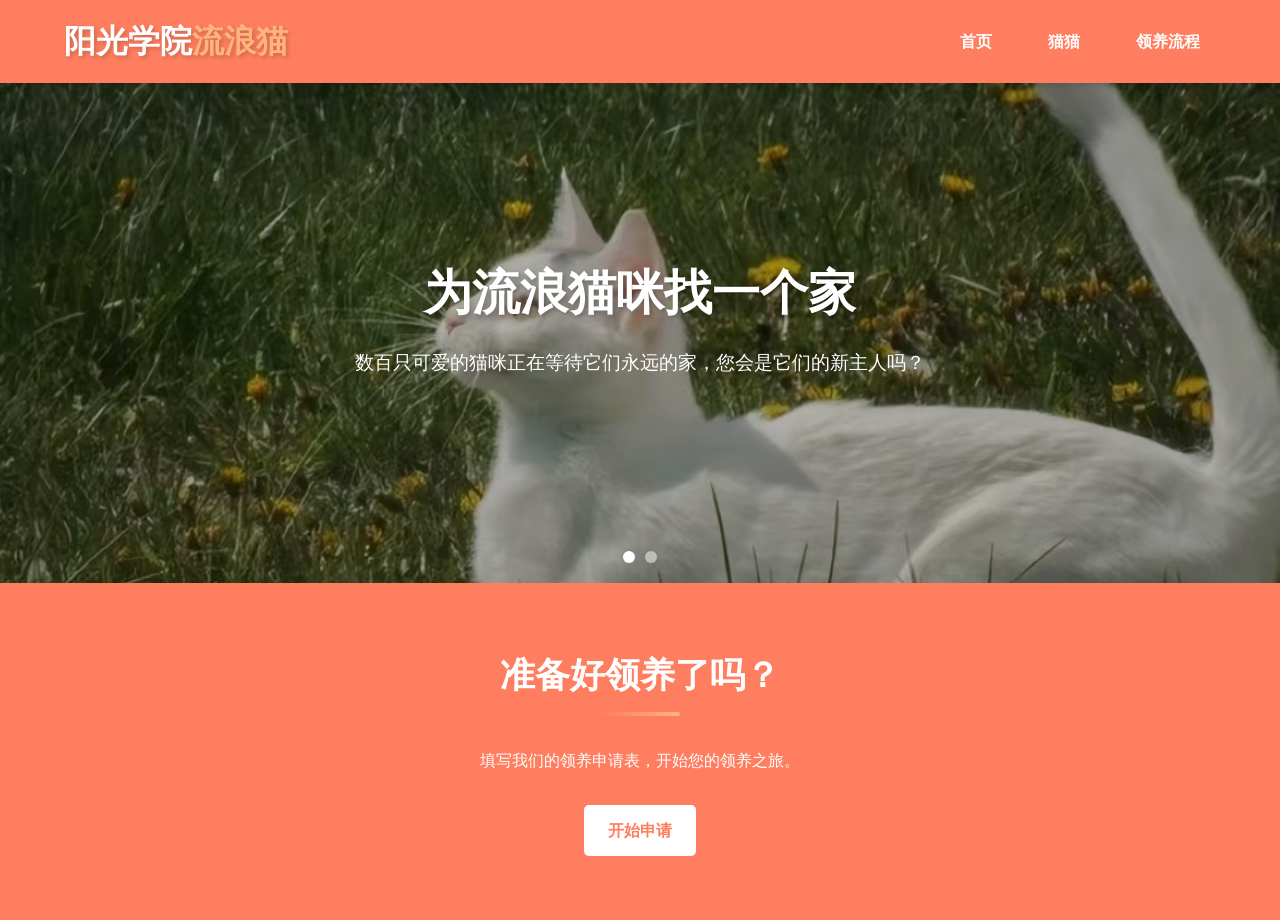
<file: index.html>
<!DOCTYPE html>
<html lang="zh-CN">

<head>
    <meta charset="UTF-8">
    <meta name="viewport" content="width=device-width, initial-scale=1.0">
    <title>阳光学院流浪猫</title>
    <link rel="stylesheet" href="css/style.css">
    <link rel="stylesheet" href="css/responsive.css">
</head>

<body>
    <header>
        <div class="container header-content">
            <a href="index.html" class="logo">阳光学院<span>流浪猫</span></a>
            <div class="menu-toggle">☰</div>
            <nav>
                <ul>
                    <li><a href="index.html" class="active">首页</a></li>
                    <li><a href="cats.html">猫猫</a></li>
                    <li><a href="adoption-process.html">领养流程</a></li>
                </ul>
            </nav>
        </div>
    </header>

    <section class="hero hero-slider">
        <div class="slide active"
            style="background: linear-gradient(rgba(0,0,0,0.3), rgba(0,0,0,0.3)), url('images/banner1.jpg') center/cover;">
            <div class="container hero-content">
                <h1 class="hero-title">为流浪猫咪找一个家</h1>
                <p class="hero-subtitle">数百只可爱的猫咪正在等待它们永远的家，您会是它们的新主人吗？</p>
            </div>
        </div>
        <div class="slide"
            style="background: linear-gradient(rgba(0,0,0,0.3), rgba(0,0,0,0.3)), url('images/banner2.jpg') center/cover;">
            <div class="container hero-content">
                <h1 class="hero-title">领养代替购买</h1>
                <p class="hero-subtitle">给无家可归的流浪猫第二次获得幸福和关爱的机会</p>
            </div>
        </div>
        <div class="slider-dots"></div>
    </section>

    <section class="section" style="background-color: #ff7e5f; color: white;">
        <div class="container">
            <h2 class="section-title" style="color: white;">准备好领养了吗？</h2>
            <div style="max-width: 600px; margin: 0 auto; text-align: center;">
                <p style="margin-bottom: 2rem;">填写我们的领养申请表，开始您的领养之旅。</p>
                <a href="adoption-process.html" class="btn" style="background-color: white; color: #ff7e5f;">开始申请</a>
            </div>
        </div>
    </section>

    <script src="js/main.js"></script>
    <script src="js/slider.js"></script>
</body>

</html>
</file>
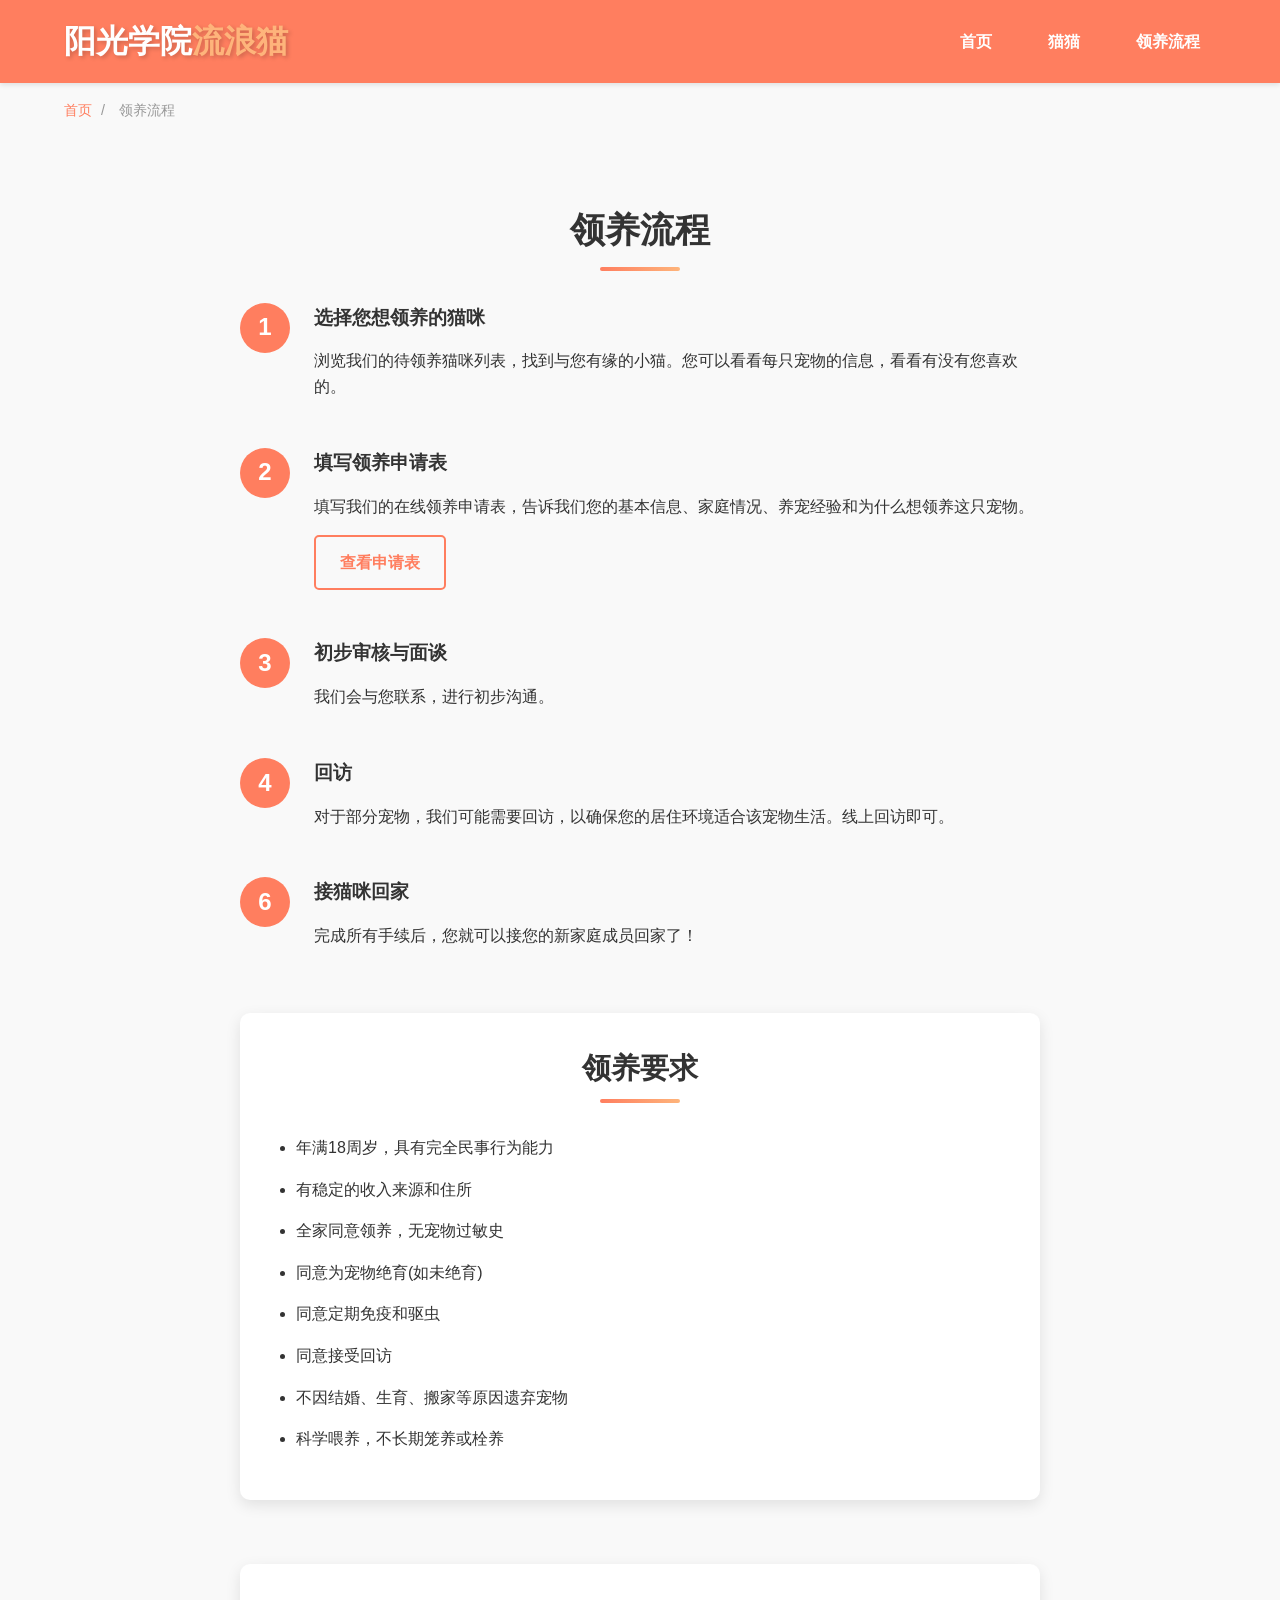
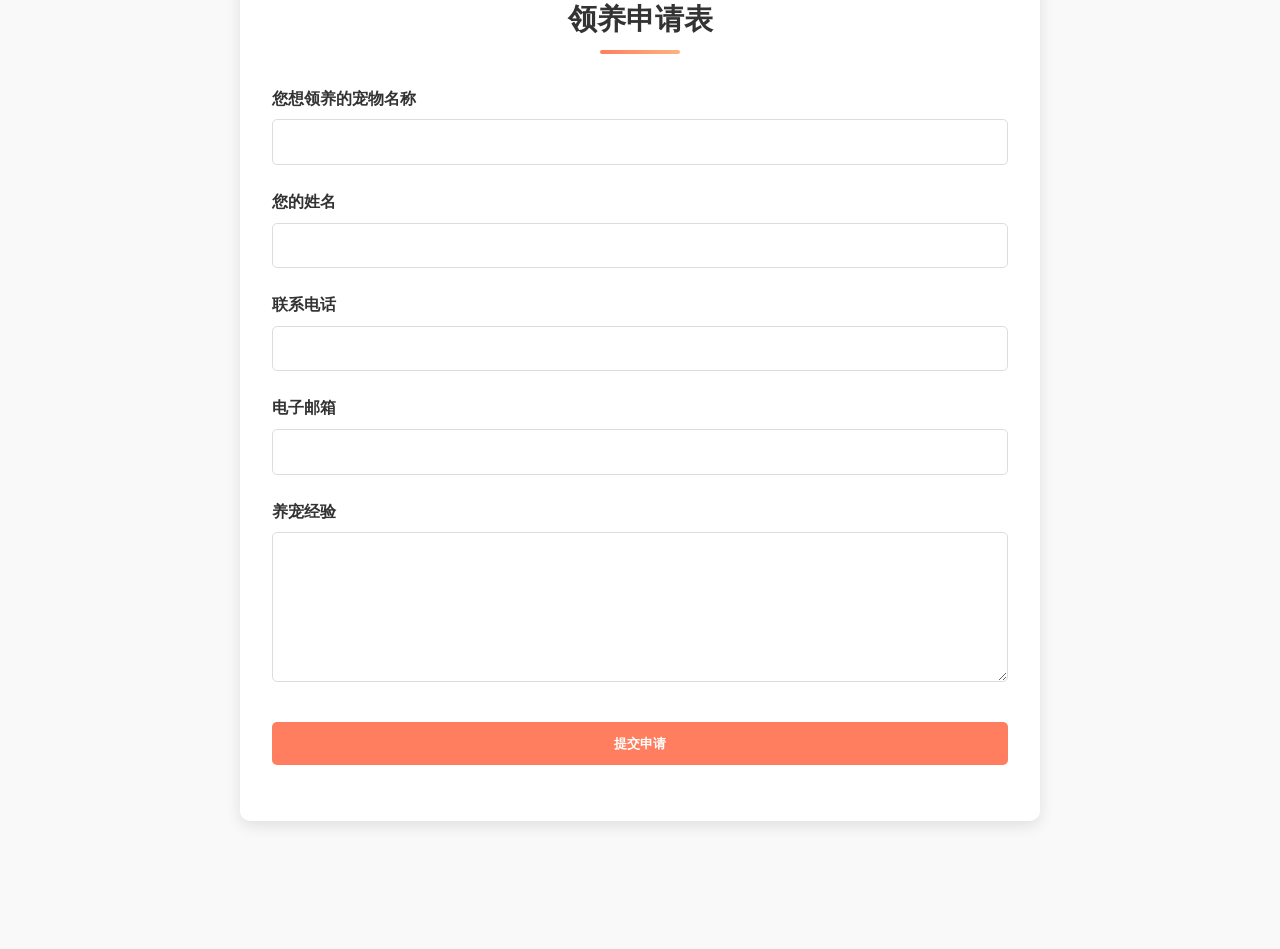
<file: adoption-process.html>
<!DOCTYPE html>
<html lang="zh-CN">
<head>
    <meta charset="UTF-8">
    <meta name="viewport" content="width=device-width, initial-scale=1.0">
    <title>领养流程 | 阳光学院流浪猫</title>
    <link rel="stylesheet" href="css/style.css">
    <link rel="stylesheet" href="css/responsive.css">
</head>
<body>
    <header>
        <div class="container header-content">
            <a href="index.html" class="logo">阳光学院<span>流浪猫</span></a>
            <div class="menu-toggle">☰</div>
            <nav>
                <ul>
                    <li><a href="index.html">首页</a></li>
                    <li><a href="cats.html">猫猫</a></li>
                    <li><a href="adoption-process.html" class="active">领养流程</a></li>
                </ul>
            </nav>
        </div>
    </header>

    <div class="container breadcrumb">
        <a href="index.html">首页</a>
        <span>/</span>
        <span>领养流程</span>
    </div>

    <section class="section">
        <div class="container">
            <h2 class="section-title">领养流程</h2>
            
            <div style="max-width: 800px; margin: 0 auto;">
                <div style="display: flex; margin-bottom: 3rem; align-items: flex-start;">
                    <div style="background-color: #ff7e5f; color: white; width: 50px; height: 50px; border-radius: 50%; display: flex; align-items: center; justify-content: center; font-size: 1.5rem; font-weight: bold; flex-shrink: 0; margin-right: 1.5rem;">1</div>
                    <div>
                        <h3 style="margin-bottom: 1rem;">选择您想领养的猫咪</h3>
                        <p>浏览我们的待领养猫咪列表，找到与您有缘的小猫。您可以看看每只宠物的信息，看看有没有您喜欢的。</p>
                    </div>
                </div>
                
                <div style="display: flex; margin-bottom: 3rem; align-items: flex-start;">
                    <div style="background-color: #ff7e5f; color: white; width: 50px; height: 50px; border-radius: 50%; display: flex; align-items: center; justify-content: center; font-size: 1.5rem; font-weight: bold; flex-shrink: 0; margin-right: 1.5rem;">2</div>
                    <div>
                        <h3 style="margin-bottom: 1rem;">填写领养申请表</h3>
                        <p>填写我们的在线领养申请表，告诉我们您的基本信息、家庭情况、养宠经验和为什么想领养这只宠物。</p>
                        <p style="margin-top: 1rem;"><a href="#adoption-form" class="btn btn-outline">查看申请表</a></p>
                    </div>
                </div>
                
                <div style="display: flex; margin-bottom: 3rem; align-items: flex-start;">
                    <div style="background-color: #ff7e5f; color: white; width: 50px; height: 50px; border-radius: 50%; display: flex; align-items: center; justify-content: center; font-size: 1.5rem; font-weight: bold; flex-shrink: 0; margin-right: 1.5rem;">3</div>
                    <div>
                        <h3 style="margin-bottom: 1rem;">初步审核与面谈</h3>
                        <p>我们会与您联系，进行初步沟通。</p>
                    </div>
                </div>
                
                <div style="display: flex; margin-bottom: 3rem; align-items: flex-start;">
                    <div style="background-color: #ff7e5f; color: white; width: 50px; height: 50px; border-radius: 50%; display: flex; align-items: center; justify-content: center; font-size: 1.5rem; font-weight: bold; flex-shrink: 0; margin-right: 1.5rem;">4</div>
                    <div>
                        <h3 style="margin-bottom: 1rem;">回访</h3>
                        <p>对于部分宠物，我们可能需要回访，以确保您的居住环境适合该宠物生活。线上回访即可。</p>
                    </div>
                </div>
                                
                <div style="display: flex; margin-bottom: 3rem; align-items: flex-start;">
                    <div style="background-color: #ff7e5f; color: white; width: 50px; height: 50px; border-radius: 50%; display: flex; align-items: center; justify-content: center; font-size: 1.5rem; font-weight: bold; flex-shrink: 0; margin-right: 1.5rem;">6</div>
                    <div>
                        <h3 style="margin-bottom: 1rem;">接猫咪回家</h3>
                        <p>完成所有手续后，您就可以接您的新家庭成员回家了！</p>
                    </div>
                </div>
            </div>
            
            <div style="background-color: white; padding: 2rem; border-radius: 10px; box-shadow: 0 5px 15px rgba(0,0,0,0.1); margin: 4rem auto; max-width: 800px;">
                <h3 class="section-title" style="font-size: 1.8rem; text-align: center;">领养要求</h3>
                <ul style="padding-left: 1.5rem; margin-top: 1.5rem;">
                    <li style="margin-bottom: 1rem;">年满18周岁，具有完全民事行为能力</li>
                    <li style="margin-bottom: 1rem;">有稳定的收入来源和住所</li>
                    <li style="margin-bottom: 1rem;">全家同意领养，无宠物过敏史</li>
                    <li style="margin-bottom: 1rem;">同意为宠物绝育(如未绝育)</li>
                    <li style="margin-bottom: 1rem;">同意定期免疫和驱虫</li>
                    <li style="margin-bottom: 1rem;">同意接受回访</li>
                    <li style="margin-bottom: 1rem;">不因结婚、生育、搬家等原因遗弃宠物</li>
                    <li style="margin-bottom: 1rem;">科学喂养，不长期笼养或栓养</li>
                </ul>
            </div>
            
            <div id="adoption-form" style="background-color: white; padding: 2rem; border-radius: 10px; box-shadow: 0 5px 15px rgba(0,0,0,0.1); margin: 4rem auto; max-width: 800px;">
                <h3 class="section-title" style="font-size: 1.8rem; text-align: center;">领养申请表</h3>
                
                <form name="adoptionForm" style="margin-top: 2rem;">
                    <div class="form-group">
                        <label for="pet-name" style="display: block; margin-bottom: 0.5rem; font-weight: 600;">您想领养的宠物名称</label>
                        <input type="text" id="pet-name" class="form-control" required>
                    </div>
                    
                    <div class="form-group">
                        <label for="full-name" style="display: block; margin-bottom: 0.5rem; font-weight: 600;">您的姓名</label>
                        <input type="text" id="full-name" class="form-control" required>
                    </div>
                    
                    <div class="form-group">
                        <label for="phone" style="display: block; margin-bottom: 0.5rem; font-weight: 600;">联系电话</label>
                        <input type="tel" id="phone" class="form-control" required>
                    </div>
                    
                    <div class="form-group">
                        <label for="email" style="display: block; margin-bottom: 0.5rem; font-weight: 600;">电子邮箱</label>
                        <input type="email" id="email" class="form-control" required>
                    </div>
                    
                    <div class="form-group">
                        <label for="experience" style="display: block; margin-bottom: 0.5rem; font-weight: 600;">养宠经验</label>
                        <textarea id="experience" class="form-control" rows="3" required></textarea>
                    </div>
                    
                    <div class="form-group" style="margin-top: 2rem;">
                        <button type="submit" class="btn" style="width: 100%;">提交申请</button>
                    </div>
                </form>
            </div>
        </div>
    </section>

    <script src="js/main.js"></script>
</body>
</html>
</file>
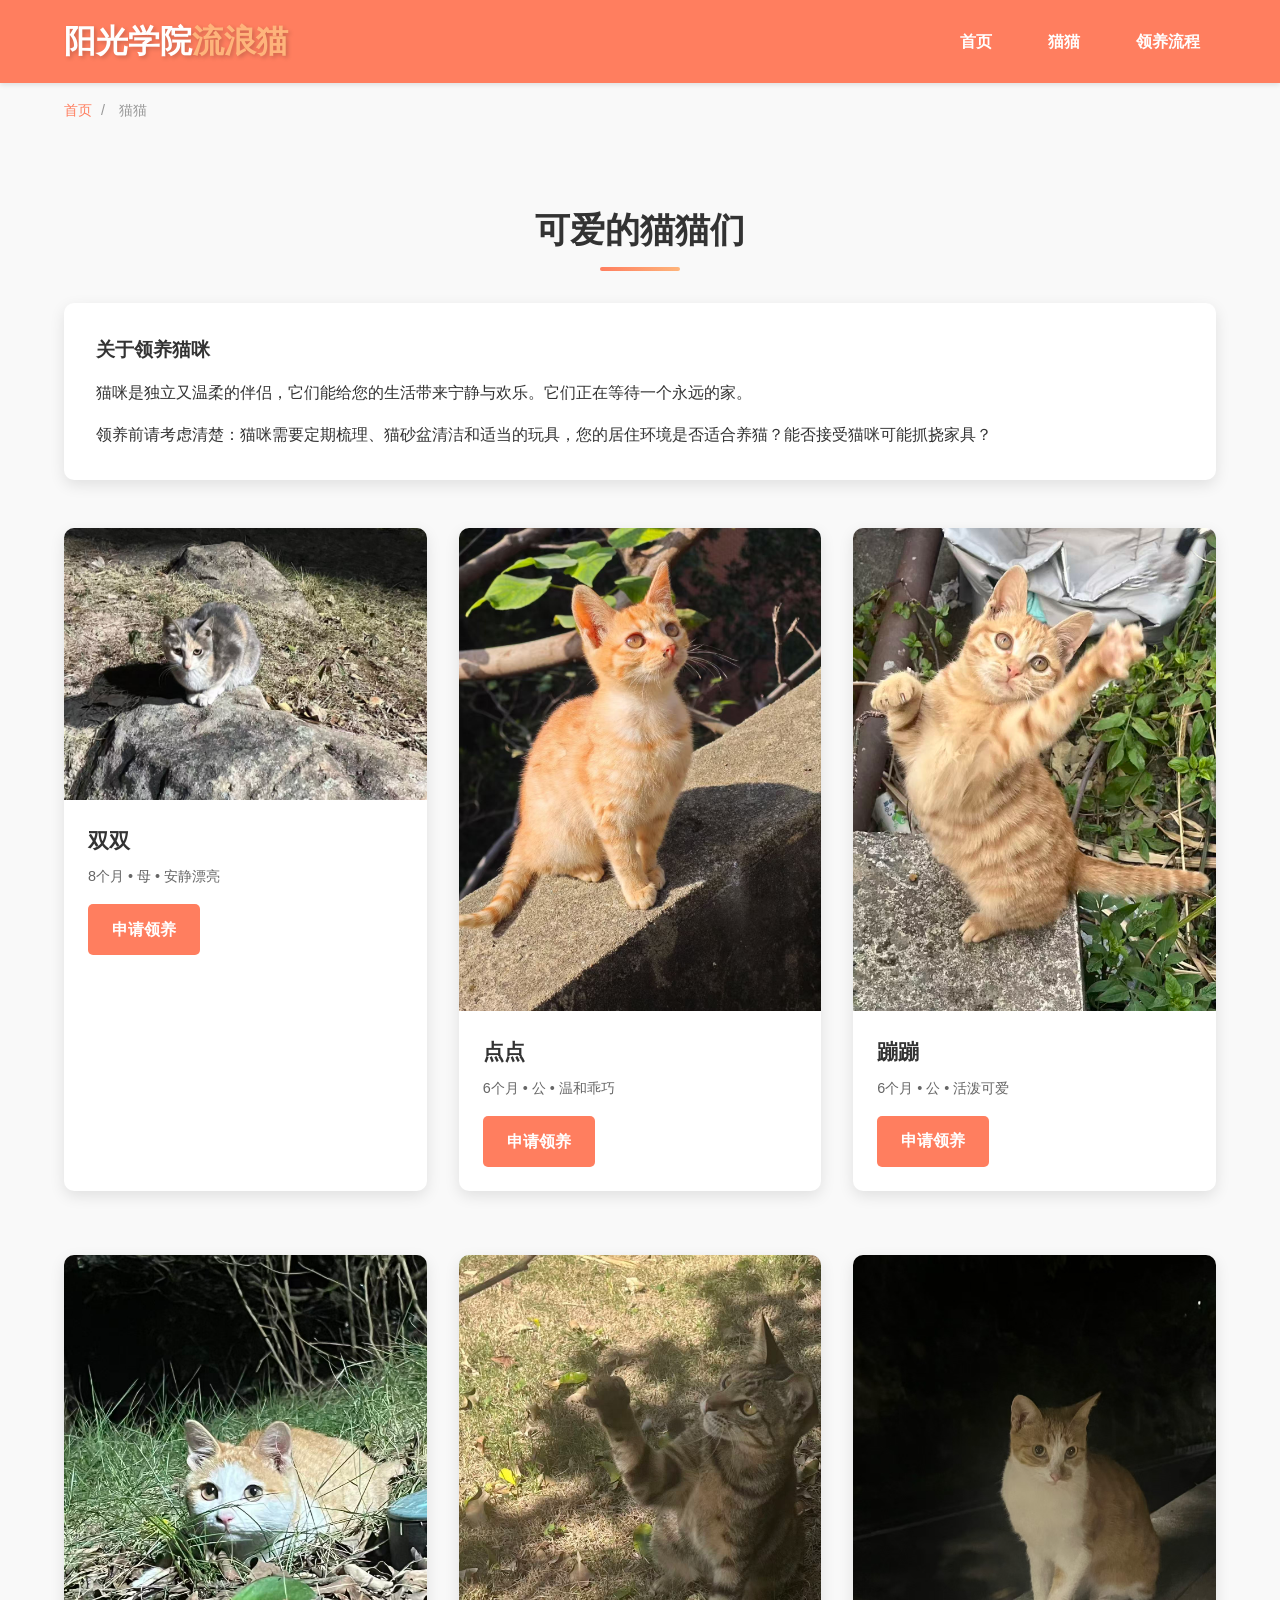
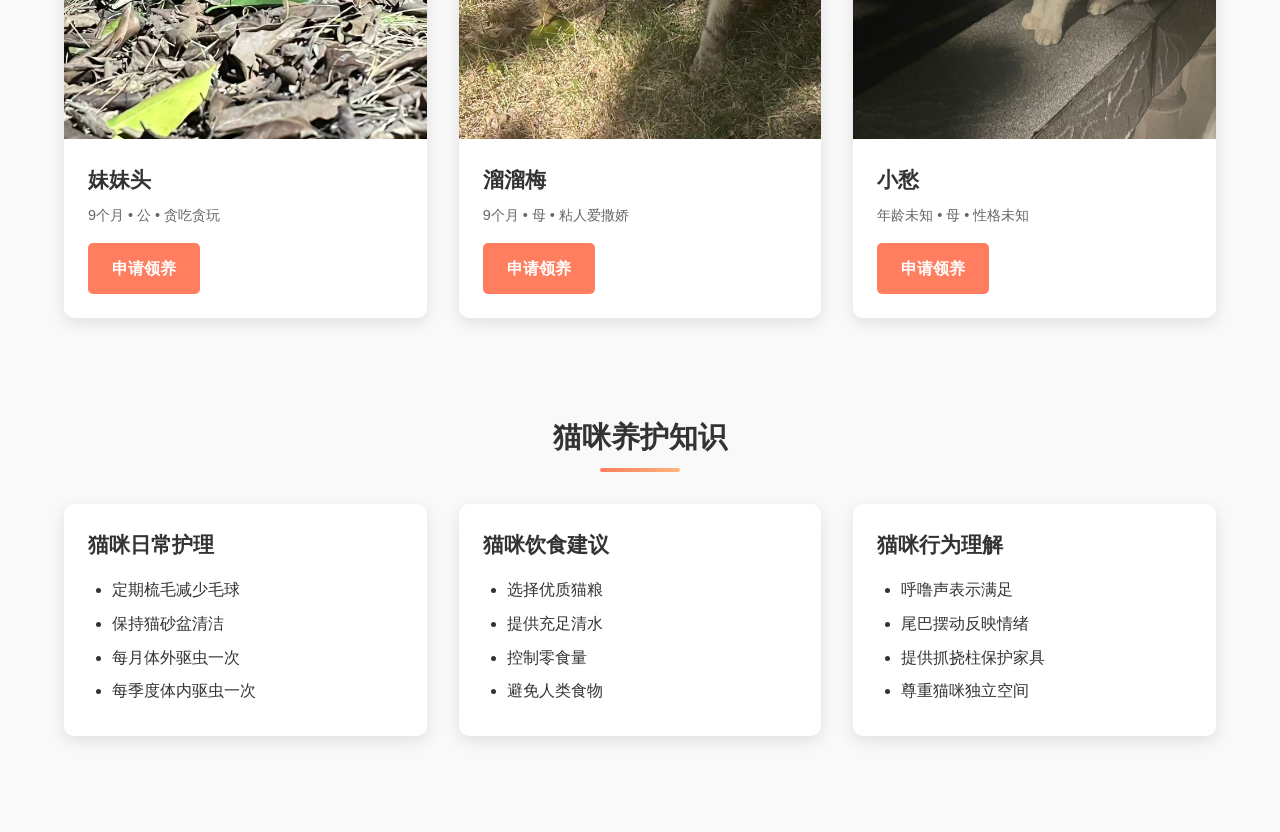
<file: cats.html>
<!DOCTYPE html>
<html lang="zh-CN">
<head>
    <meta charset="UTF-8">
    <meta name="viewport" content="width=device-width, initial-scale=1.0">
    <title>猫猫 | 阳光学院流浪猫</title>
    <link rel="stylesheet" href="css/style.css">
    <link rel="stylesheet" href="css/responsive.css">
</head>
<body>
    <header>
        <div class="container header-content">
            <a href="index.html" class="logo">阳光学院<span>流浪猫</span></a>
            <div class="menu-toggle">☰</div>
            <nav>
                <ul>
                    <li><a href="index.html">首页</a></li>
                    <li><a href="cats.html" class="active">猫猫</a></li>
                    <li><a href="adoption-process.html">领养流程</a></li>
                </ul>
            </nav>
        </div>
    </header>

    <div class="container breadcrumb">
        <a href="index.html">首页</a>
        <span>/</span>
        <span>猫猫</span>
    </div>

    <section class="section">
        <div class="container">
            <h2 class="section-title">可爱的猫猫们</h2>
            
            <div style="background-color: white; padding: 2rem; border-radius: 10px; box-shadow: 0 5px 15px rgba(0,0,0,0.1); margin-bottom: 3rem;">
                <h3 style="margin-bottom: 1rem;">关于领养猫咪</h3>
                <p style="margin-bottom: 1rem;">猫咪是独立又温柔的伴侣，它们能给您的生活带来宁静与欢乐。它们正在等待一个永远的家。</p>
                <p>领养前请考虑清楚：猫咪需要定期梳理、猫砂盆清洁和适当的玩具，您的居住环境是否适合养猫？能否接受猫咪可能抓挠家具？</p>
            </div>
            
            <div class="grid">
                <div class="card">
                    <img src="images/shuangshuang.jpg" alt="猫咪双双" class="card-img">
                    <div class="card-body">
                        <h3 class="card-title">双双</h3>
                        <p class="card-text">8个月 • 母 • 安静漂亮</p>
                        <div style="display: flex; justify-content: space-between; margin-top: 1rem;">
                            <a href="adoption-process.html" class="btn">申请领养</a>
                        </div>
                    </div>
                </div>
                
                <div class="card">
                    <img src="images/diandian.jpg" alt="猫咪点点" class="card-img">
                    <div class="card-body">
                        <h3 class="card-title">点点</h3>
                        <p class="card-text">6个月 • 公 • 温和乖巧</p>
                        <div style="display: flex; justify-content: space-between; margin-top: 1rem;">
                            <a href="adoption-process.html" class="btn">申请领养</a>
                        </div>
                    </div>
                </div>
                
                <div class="card">
                    <img src="images/bengbeng.jpg" alt="猫咪蹦蹦" class="card-img">
                    <div class="card-body">
                        <h3 class="card-title">蹦蹦</h3>
                        <p class="card-text">6个月 • 公 • 活泼可爱</p>
                        <div style="display: flex; justify-content: space-between; margin-top: 1rem;">
                            <a href="adoption-process.html" class="btn">申请领养</a>
                        </div>
                    </div>
                </div>

                <div class="card">
                    <img src="images/meimeitou.jpg" alt="猫咪妹妹头" class="card-img">
                    <div class="card-body">
                        <h3 class="card-title">妹妹头</h3>
                        <p class="card-text">9个月 • 公 • 贪吃贪玩</p>
                        <div style="display: flex; justify-content: space-between; margin-top: 1rem;">
                            <a href="adoption-process.html" class="btn">申请领养</a>
                        </div>
                    </div>
                </div>
            
                <div class="card">
                    <img src="images/liuliumei.jpg" alt="猫咪溜溜梅" class="card-img">
                    <div class="card-body">
                        <h3 class="card-title">溜溜梅</h3>
                        <p class="card-text">9个月 • 母 • 粘人爱撒娇</p>
                        <div style="display: flex; justify-content: space-between; margin-top: 1rem;">
                            <a href="adoption-process.html" class="btn">申请领养</a>
                        </div>
                    </div>
                </div>
            
               <div class="card">
                    <img src="images/xiaochou.jpg" alt="猫咪小愁" class="card-img">
                    <div class="card-body">
                        <h3 class="card-title">小愁</h3>
                        <p class="card-text">年龄未知 • 母 • 性格未知</p>
                        <div style="display: flex; justify-content: space-between; margin-top: 1rem;">
                            <a href="adoption-process.html" class="btn">申请领养</a>
                        </div>
                    </div>
                </div>
            </div>
            
            <div style="margin-top: 4rem;">
                <h3 class="section-title" style="font-size: 1.8rem;">猫咪养护知识</h3>
                <div class="grid" style="grid-template-columns: repeat(auto-fill, minmax(300px, 1fr)); margin-top: 2rem;">
                    <div class="card">
                        <div class="card-body">
                            <h4 class="card-title">猫咪日常护理</h4>
                            <ul style="padding-left: 1.5rem; margin-top: 1rem;">
                                <li style="margin-bottom: 0.5rem;">定期梳毛减少毛球</li>
                                <li style="margin-bottom: 0.5rem;">保持猫砂盆清洁</li>
                                <li style="margin-bottom: 0.5rem;">每月体外驱虫一次</li>
                                <li style="margin-bottom: 0.5rem;">每季度体内驱虫一次</li>
                            </ul>
                        </div>
                    </div>
                    <div class="card">
                        <div class="card-body">
                            <h4 class="card-title">猫咪饮食建议</h4>
                            <ul style="padding-left: 1.5rem; margin-top: 1rem;">
                                <li style="margin-bottom: 0.5rem;">选择优质猫粮</li>
                                <li style="margin-bottom: 0.5rem;">提供充足清水</li>
                                <li style="margin-bottom: 0.5rem;">控制零食量</li>
                                <li style="margin-bottom: 0.5rem;">避免人类食物</li>
                            </ul>
                        </div>
                    </div>
                    <div class="card">
                        <div class="card-body">
                            <h4 class="card-title">猫咪行为理解</h4>
                            <ul style="padding-left: 1.5rem; margin-top: 1rem;">
                                <li style="margin-bottom: 0.5rem;">呼噜声表示满足</li>
                                <li style="margin-bottom: 0.5rem;">尾巴摆动反映情绪</li>
                                <li style="margin-bottom: 0.5rem;">提供抓挠柱保护家具</li>
                                <li style="margin-bottom: 0.5rem;">尊重猫咪独立空间</li>
                            </ul>
                        </div>
                    </div>
                </div>
            </div>
        </div>
    </section>

    <script src="js/main.js"></script>
</body>
</html>
</file>
<file: css/style.css>
* {
    margin: 0;
    padding: 0;
    box-sizing: border-box;
    font-family: 'Segoe UI', Tahoma, Geneva, Verdana, sans-serif;
}

body {
    background-color: #f9f9f9;
    color: #333;
    line-height: 1.6;
}

a {
    text-decoration: none;
    color: inherit;
}

header {
    background-color: #ff7e5f;
    color: white;
    padding: 1rem 0;
    box-shadow: 0 2px 5px rgba(0, 0, 0, 0.1);
    position: sticky;
    top: 0;
    z-index: 100;
}

.container {
    width: 90%;
    max-width: 1200px;
    margin: 0 auto;
}

.header-content {
    display: flex;
    justify-content: space-between;
    align-items: center;
}

.logo {
    font-size: 2rem;
    font-weight: 700;
    color: white;
    text-shadow: 2px 2px 4px rgba(0, 0, 0, 0.2);
}

.logo span {
    color: #feb47b;
}

nav ul {
    display: flex;
    list-style: none;
}

nav ul li {
    margin-left: 1.5rem;
}

nav ul li a {
    font-weight: 600;
    padding: 0.5rem 1rem;
    border-radius: 5px;
    transition: all 0.3s ease;
}

nav ul li a:hover {
    background-color: #feb47b;
}

footer {
    background-color: #333;
    color: white;
    padding: 2rem 0;
    text-align: center;
    margin-top: 2rem;
}

.footer-content {
    display: flex;
    flex-direction: column;
    align-items: center;
}

.social-links {
    display: flex;
    margin: 1rem 0;
}

.social-links a {
    display: inline-block;
    margin: 0 10px;
    width: 40px;
    height: 40px;
    background-color: #ff7e5f;
    border-radius: 50%;
    display: flex;
    align-items: center;
    justify-content: center;
    transition: all 0.3s ease;
}

.social-links a:hover {
    background-color: #feb47b;
    transform: translateY(-3px);
}

.copyright {
    font-size: 0.9rem;
    opacity: 0.8;
}

.btn {
    display: inline-block;
    padding: 0.8rem 1.5rem;
    background-color: #ff7e5f;
    color: white;
    border: none;
    border-radius: 5px;
    cursor: pointer;
    font-weight: 600;
    transition: all 0.3s ease;
    text-align: center;
}

.btn:hover {
    background-color: #feb47b;
    transform: translateY(-2px);
    box-shadow: 0 5px 15px rgba(255, 126, 95, 0.4);
}

.btn-outline {
    background-color: transparent;
    border: 2px solid #ff7e5f;
    color: #ff7e5f;
}

.btn-outline:hover {
    background-color: #ff7e5f;
    color: white;
}

.section {
    padding: 4rem 0;
}

.section-title {
    text-align: center;
    margin-bottom: 2rem;
    color: #333;
    font-size: 2.2rem;
    position: relative;
}

.section-title:after {
    content: '';
    display: block;
    width: 80px;
    height: 4px;
    background: linear-gradient(to right, #ff7e5f, #feb47b);
    margin: 0.5rem auto;
    border-radius: 2px;
}

.card {
    background-color: white;
    border-radius: 10px;
    overflow: hidden;
    box-shadow: 0 5px 15px rgba(0, 0, 0, 0.1);
    transition: all 0.3s ease;
    margin-bottom: 2rem;
}

.card:hover {
    transform: translateY(-10px);
    box-shadow: 0 15px 30px rgba(0, 0, 0, 0.15);
}

.card-img {
    width: 100%;
    height: auto;
    display:block;
}

.card-body {
    padding: 1.5rem;
}

.card-title {
    font-size: 1.3rem;
    margin-bottom: 0.5rem;
    color: #333;
}

.card-text {
    color: #666;
    margin-bottom: 1rem;
    font-size: 0.9rem;
}

.grid {
    display: grid;
    grid-template-columns: repeat(auto-fill, minmax(300px, 1fr));
    gap: 2rem;
    width: 100%;
}

.hero {
    background: linear-gradient(135deg, #ff7e5f, #feb47b);
    color: white;
    padding: 5rem 0;
    text-align: center;
    position: relative;
    overflow: hidden;
}

.hero-content {
    position: relative;
    z-index: 2;
}

.hero-title {
    font-size: 3rem;
    margin-bottom: 1rem;
    text-shadow: 2px 2px 4px rgba(0, 0, 0, 0.2);
}

.hero-subtitle {
    font-size: 1.2rem;
    margin-bottom: 2rem;
    max-width: 700px;
    margin-left: auto;
    margin-right: auto;
}

.testimonial {
    background-color: white;
    padding: 2rem;
    border-radius: 10px;
    box-shadow: 0 5px 15px rgba(0, 0, 0, 0.1);
    margin: 1rem;
    position: relative;
}

.testimonial:before {
    content: '"';
    font-size: 5rem;
    color: #ff7e5f;
    opacity: 0.2;
    position: absolute;
    top: -10px;
    left: 10px;
}

.testimonial-text {
    font-style: italic;
    margin-bottom: 1rem;
    position: relative;
    z-index: 2;
}

.testimonial-author {
    font-weight: 600;
    color: #ff7e5f;
}

.form-group {
    margin-bottom: 1.5rem;
}

.form-control {
    width: 100%;
    padding: 0.8rem;
    border: 1px solid #ddd;
    border-radius: 5px;
    font-size: 1rem;
    transition: all 0.3s ease;
}

.form-control:focus {
    border-color: #ff7e5f;
    outline: none;
    box-shadow: 0 0 0 3px rgba(255, 126, 95, 0.2);
}

textarea.form-control {
    min-height: 150px;
    resize: vertical;
}

.alert {
    padding: 1rem;
    border-radius: 5px;
    margin-bottom: 1rem;
    text-align: center;
}

.alert-success {
    background-color: #d4edda;
    color: #155724;
    border: 1px solid #c3e6cb;
}

.breadcrumb {
    padding: 1rem 0;
    font-size: 0.9rem;
}

.breadcrumb a {
    color: #ff7e5f;
}

.breadcrumb a:hover {
    text-decoration: underline;
}

.breadcrumb span {
    margin: 0 5px;
    color: #999;
}

.menu-toggle {
    display: none;
    cursor: pointer;
    font-size: 1.5rem;
}


/* 轮播图样式 */
.hero-slider {
    position: relative;
    width: 100%;
    height: 500px;
    /* 设置轮播图高度 */
    overflow: hidden;
}

.slide {
    position: absolute;
    top: 0;
    left: 0;
    width: 100%;
    height: 100%;
    opacity: 0;
    transition: opacity 1s ease-in-out;
    display: flex;
    align-items: center;
    justify-content: center;
}

.slide.active {
    opacity: 1;
}

.hero-content {
    text-align: center;
    color: white;
    padding: 0 2rem;
    max-width: 1200px;
    margin: 0 auto;
}

.slider-dots {
    position: absolute;
    bottom: 20px;
    left: 0;
    right: 0;
    display: flex;
    justify-content: center;
    z-index: 10;
}

.dot {
    width: 12px;
    height: 12px;
    border-radius: 50%;
    background-color: rgba(255, 255, 255, 0.5);
    margin: 0 5px;
    cursor: pointer;
    transition: background-color 0.3s ease;
}

.dot.active {
    background-color: white;
}

.text-center {
    text-align: center;
}

/* 弹窗样式 */
.modal {
    position: fixed;
    top: 0;
    left: 0;
    width: 100%;
    height: 100%;
    background-color: rgba(0, 0, 0, 0.7);
    display: flex;           /* 确保使用flex布局 */
    align-items: center;
    justify-content: center;
    z-index: 1000;
    opacity: 0;              /* 初始透明 */
    visibility: hidden;      /* 初始隐藏 */
    transition: opacity 0.3s ease, visibility 0.3s ease;
}

/* 显示弹窗的类 */
.modal.active {
    opacity: 1;
    visibility: visible;
}

.modal-content {
    background-color: white;
    padding: 2rem;
    border-radius: 10px;
    width: 90%;
    max-width: 600px;
    max-height: 90vh;
    overflow-y: auto;
    position: relative;
    box-shadow: 0 5px 15px rgba(0, 0, 0, 0.3);
}

.close-btn {
    position: absolute;
    top: 1rem;
    right: 1rem;
    font-size: 1.5rem;
    cursor: pointer;
    color: #666;
    background: none;
    border: none;
    padding: 0;
}

.pet-images {
    display: flex;
    gap: 1rem;
    margin-bottom: 1.5rem;
    overflow-x: auto;
}

.pet-images img {
    max-height: 200px;
    border-radius: 8px;
}

.pet-info {
    margin-top: 1rem;
}

.pet-info p {
    margin-bottom: 0.8rem;
}

.modal-footer {
    margin-top: 1.5rem;
    text-align: center;
}
</file>
<file: css/responsive.css>
@media (max-width: 992px) {
    .hero-title {
        font-size: 2.5rem;
    }

    .section-title {
        font-size: 2rem;
    }
}

@media (max-width: 768px) {
    .header-content {
        flex-direction: column;
        text-align: center;
    }

    nav ul {
        margin-top: 1rem;
        flex-direction: column;
        align-items: center;
    }

    nav ul li {
        margin: 0.5rem 0;
    }

    .hero-title {
        font-size: 2rem;
    }

    .hero-subtitle {
        font-size: 1rem;
    }

    .section {
        padding: 3rem 0;
    }

    .grid {
        grid-template-columns: repeat(auto-fill, minmax(200px, 1fr));
    }

    .hero-slider {
        height: 400px;
    }
}

@media (max-width: 576px) {
    .hero {
        padding: 3rem 0;
    }

    .hero-title {
        font-size: 1.8rem;
    }

    .section-title {
        font-size: 1.6rem;
    }

    .btn {
        padding: 0.6rem 1.2rem;
    }

     .card-img {
        width:100%
        height:auto;
    }

    .hero-slider {
        height: 350px;
    }
}

@media (max-width: 768px) {
    .menu-toggle {
        display: block;
        position: absolute;
        top: 1rem;
        right: 1rem;
    }

    nav {
        display: none;
        width: 100%;
        margin-top: 1rem;
    }

    nav.active {
        display: block;
    }

    nav ul {
        flex-direction: column;
    }

    nav ul li {
        margin: 0.5rem 0;
    }
}
</file>
